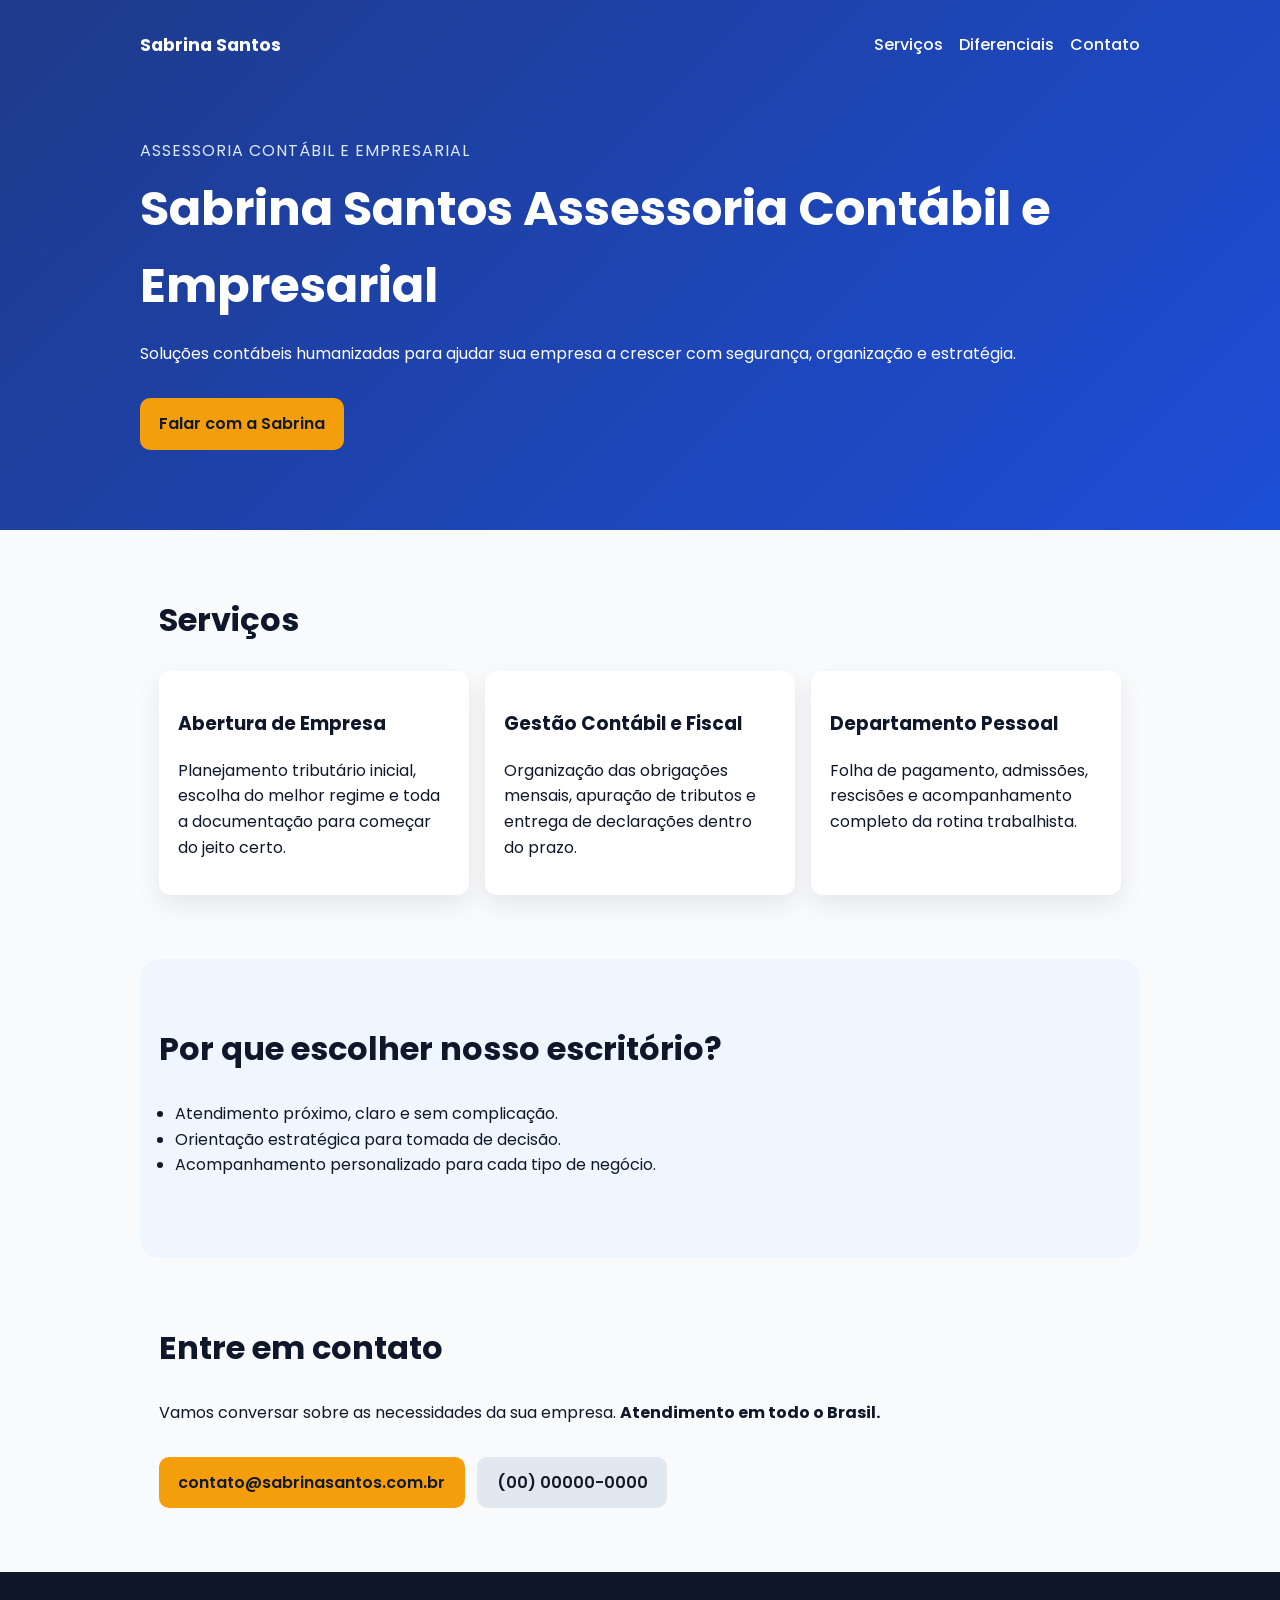
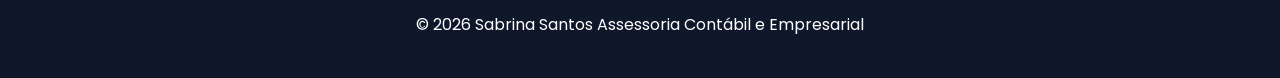
<file: index.html>
<!DOCTYPE html>
<html lang="pt-BR">
  <head>
    <meta charset="UTF-8" />
    <meta name="viewport" content="width=device-width, initial-scale=1.0" />
    <title>Sabrina Santos | Assessoria Contábil e Empresarial</title>
    <meta
      name="description"
      content="Sabrina Santos Assessoria Contábil e Empresarial: abertura de empresa, gestão fiscal, folha de pagamento e consultoria para o crescimento do seu negócio."
    />
    <link rel="preconnect" href="https://fonts.googleapis.com" />
    <link rel="preconnect" href="https://fonts.gstatic.com" crossorigin />
    <link
      href="https://fonts.googleapis.com/css2?family=Poppins:wght@400;500;600;700&display=swap"
      rel="stylesheet"
    />
    <link rel="stylesheet" href="styles.css" />
  </head>
  <body>
    <header class="hero" id="inicio">
      <nav class="nav">
        <a class="logo" href="#inicio">Sabrina Santos</a>
        <button class="menu-toggle" aria-label="Abrir menu">☰</button>
        <ul class="menu">
          <li><a href="#servicos">Serviços</a></li>
          <li><a href="#diferenciais">Diferenciais</a></li>
          <li><a href="#contato">Contato</a></li>
        </ul>
      </nav>

      <div class="hero-content">
        <p class="tagline">Assessoria Contábil e Empresarial</p>
        <h1>Sabrina Santos Assessoria Contábil e Empresarial</h1>
        <p>
          Soluções contábeis humanizadas para ajudar sua empresa a crescer com
          segurança, organização e estratégia.
        </p>
        <a class="btn" href="#contato">Falar com a Sabrina</a>
      </div>
    </header>

    <main>
      <section class="section" id="servicos">
        <h2>Serviços</h2>
        <div class="cards">
          <article class="card">
            <h3>Abertura de Empresa</h3>
            <p>
              Planejamento tributário inicial, escolha do melhor regime e toda a
              documentação para começar do jeito certo.
            </p>
          </article>
          <article class="card">
            <h3>Gestão Contábil e Fiscal</h3>
            <p>
              Organização das obrigações mensais, apuração de tributos e entrega
              de declarações dentro do prazo.
            </p>
          </article>
          <article class="card">
            <h3>Departamento Pessoal</h3>
            <p>
              Folha de pagamento, admissões, rescisões e acompanhamento completo
              da rotina trabalhista.
            </p>
          </article>
        </div>
      </section>

      <section class="section alt" id="diferenciais">
        <h2>Por que escolher nosso escritório?</h2>
        <ul class="highlights">
          <li>Atendimento próximo, claro e sem complicação.</li>
          <li>Orientação estratégica para tomada de decisão.</li>
          <li>Acompanhamento personalizado para cada tipo de negócio.</li>
        </ul>
      </section>

      <section class="section contact" id="contato">
        <h2>Entre em contato</h2>
        <p>
          Vamos conversar sobre as necessidades da sua empresa.
          <strong>Atendimento em todo o Brasil.</strong>
        </p>
        <div class="contact-actions">
          <a class="btn" href="mailto:contato@sabrinasantos.com.br"
            >contato@sabrinasantos.com.br</a
          >
          <a class="btn secondary" href="tel:+5500000000000">(00) 00000-0000</a>
        </div>
      </section>
    </main>

    <footer>
      <p>© <span id="year"></span> Sabrina Santos Assessoria Contábil e Empresarial</p>
    </footer>

    <script src="script.js"></script>
  </body>
</html>
</file>
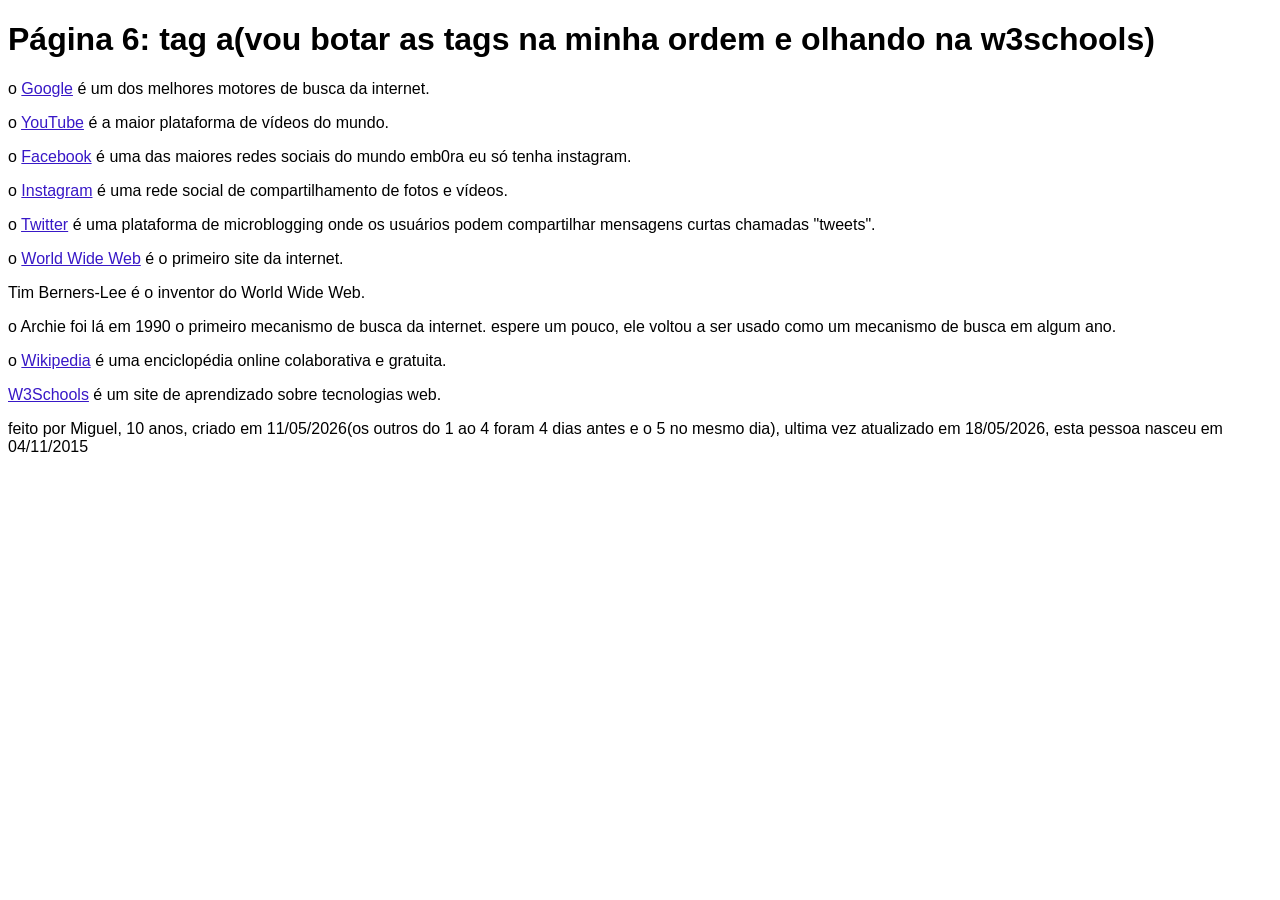
<file: site6.html>
<!DOCTYPE html>
<html lang="pt-BR">
<head>
    <meta charset="UTF-8">
    <link rel="stylesheet" href="estilo2.css">
    <title>Site 6</title>
</head>
<body>
    <header>
        <h1>Página 6: tag a(vou botar as tags na minha ordem e olhando na w3schools)</h1>
    </header>
    <article>
       <p>o <a href="https://www.google.com">Google</a> é um dos melhores motores de busca da internet.</p>
       <p>o <a href="https://www.youtube.com">YouTube</a> é a maior plataforma de vídeos do mundo.</p>
       <p>o <a href="https://www.facebook.com">Facebook</a> é uma das maiores redes sociais do mundo emb0ra eu só tenha instagram.</p>
       <p>o <a href="https://www.instagram.com">Instagram</a> é uma rede social de compartilhamento de fotos e vídeos.</p>
       <p>o <a href="https://www.twitter.com">Twitter</a> é uma plataforma de microblogging onde os usuários podem compartilhar mensagens curtas chamadas "tweets".</p>
       <p>o <a href="https://info.cern.ch/hypertext/WWW/TheProject.html">World Wide Web</a> é o primeiro site da internet.</p>
       <p>Tim Berners-Lee é o inventor do World Wide Web.</p>
       <p>o Archie foi lá em 1990 o primeiro mecanismo de busca da internet. espere um pouco, ele voltou a ser usado como um mecanismo de busca em algum ano.</p>
       <p>o <a href="https://www.wikipedia.org">Wikipedia</a> é uma enciclopédia online colaborativa e gratuita.</p>
       <p><a href="https://www.w3schools.com">W3Schools</a> é um site de aprendizado sobre tecnologias web.</p>
    </article>
    <footer>
         <p>feito por Miguel, 10 anos, criado em 11/05/2026(os outros do 1 ao 4 foram 4 dias antes e o 5 no mesmo dia), ultima vez atualizado em 18/05/2026, esta pessoa nasceu em 04/11/2015</p>
    </footer>
</body>
</html>
</file>
<file: styles.css>
:root {
  --primary: #1d4ed8;
  --primary-dark: #1e3a8a;
  --accent: #f59e0b;
  --bg: #f8fafc;
  --text: #0f172a;
  --white: #ffffff;
}

* {
  box-sizing: border-box;
}

body {
  margin: 0;
  font-family: 'Poppins', sans-serif;
  color: var(--text);
  background: var(--bg);
  line-height: 1.6;
}

.hero {
  background: linear-gradient(135deg, var(--primary-dark), var(--primary));
  color: var(--white);
  padding: 1rem 1.2rem 5rem;
}

.nav {
  display: flex;
  justify-content: space-between;
  align-items: center;
  max-width: 1000px;
  margin: 0 auto;
  position: relative;
}

.logo {
  color: var(--white);
  font-weight: 700;
  text-decoration: none;
  font-size: 1.1rem;
}

.menu-toggle {
  display: none;
  border: 0;
  background: transparent;
  color: var(--white);
  font-size: 1.5rem;
}

.menu {
  display: flex;
  gap: 1rem;
  list-style: none;
}

.menu a {
  color: var(--white);
  text-decoration: none;
  font-weight: 500;
}

.hero-content {
  max-width: 1000px;
  margin: 4rem auto 0;
}

.hero-content h1 {
  margin: 0.5rem 0;
  font-size: clamp(1.9rem, 4vw, 3rem);
}

.tagline {
  text-transform: uppercase;
  letter-spacing: 1px;
  color: #dbeafe;
  margin: 0;
}

.section {
  max-width: 1000px;
  margin: 0 auto;
  padding: 4rem 1.2rem;
}

.section h2 {
  margin-top: 0;
  font-size: 2rem;
}

.cards {
  display: grid;
  grid-template-columns: repeat(auto-fit, minmax(220px, 1fr));
  gap: 1rem;
}

.card {
  background: var(--white);
  border-radius: 12px;
  padding: 1.2rem;
  box-shadow: 0 10px 25px rgba(15, 23, 42, 0.08);
}

.alt {
  background: #eff6ff;
  border-radius: 20px;
}

.highlights {
  padding-left: 1rem;
}

.btn {
  display: inline-block;
  margin-top: 1rem;
  background: var(--accent);
  color: #111827;
  text-decoration: none;
  font-weight: 600;
  padding: 0.8rem 1.2rem;
  border-radius: 10px;
}

.btn.secondary {
  background: #e2e8f0;
}

.contact-actions {
  display: flex;
  flex-wrap: wrap;
  gap: 0.8rem;
}

footer {
  text-align: center;
  padding: 1.5rem;
  background: #0f172a;
  color: var(--white);
}

@media (max-width: 700px) {
  .menu-toggle {
    display: block;
    cursor: pointer;
  }

  .menu {
    position: absolute;
    top: 2.4rem;
    right: 0;
    background: rgba(15, 23, 42, 0.96);
    padding: 1rem;
    border-radius: 8px;
    flex-direction: column;
    display: none;
  }

  .menu.open {
    display: flex;
  }
}
</file>
<file: estilo2.css>
h1{
    font-family: Arial;
    color: #000000;
}
p{
    font-family: Arial;
    color: #000000;
}
a{
    color: #3818c7;
        
}
</file>
